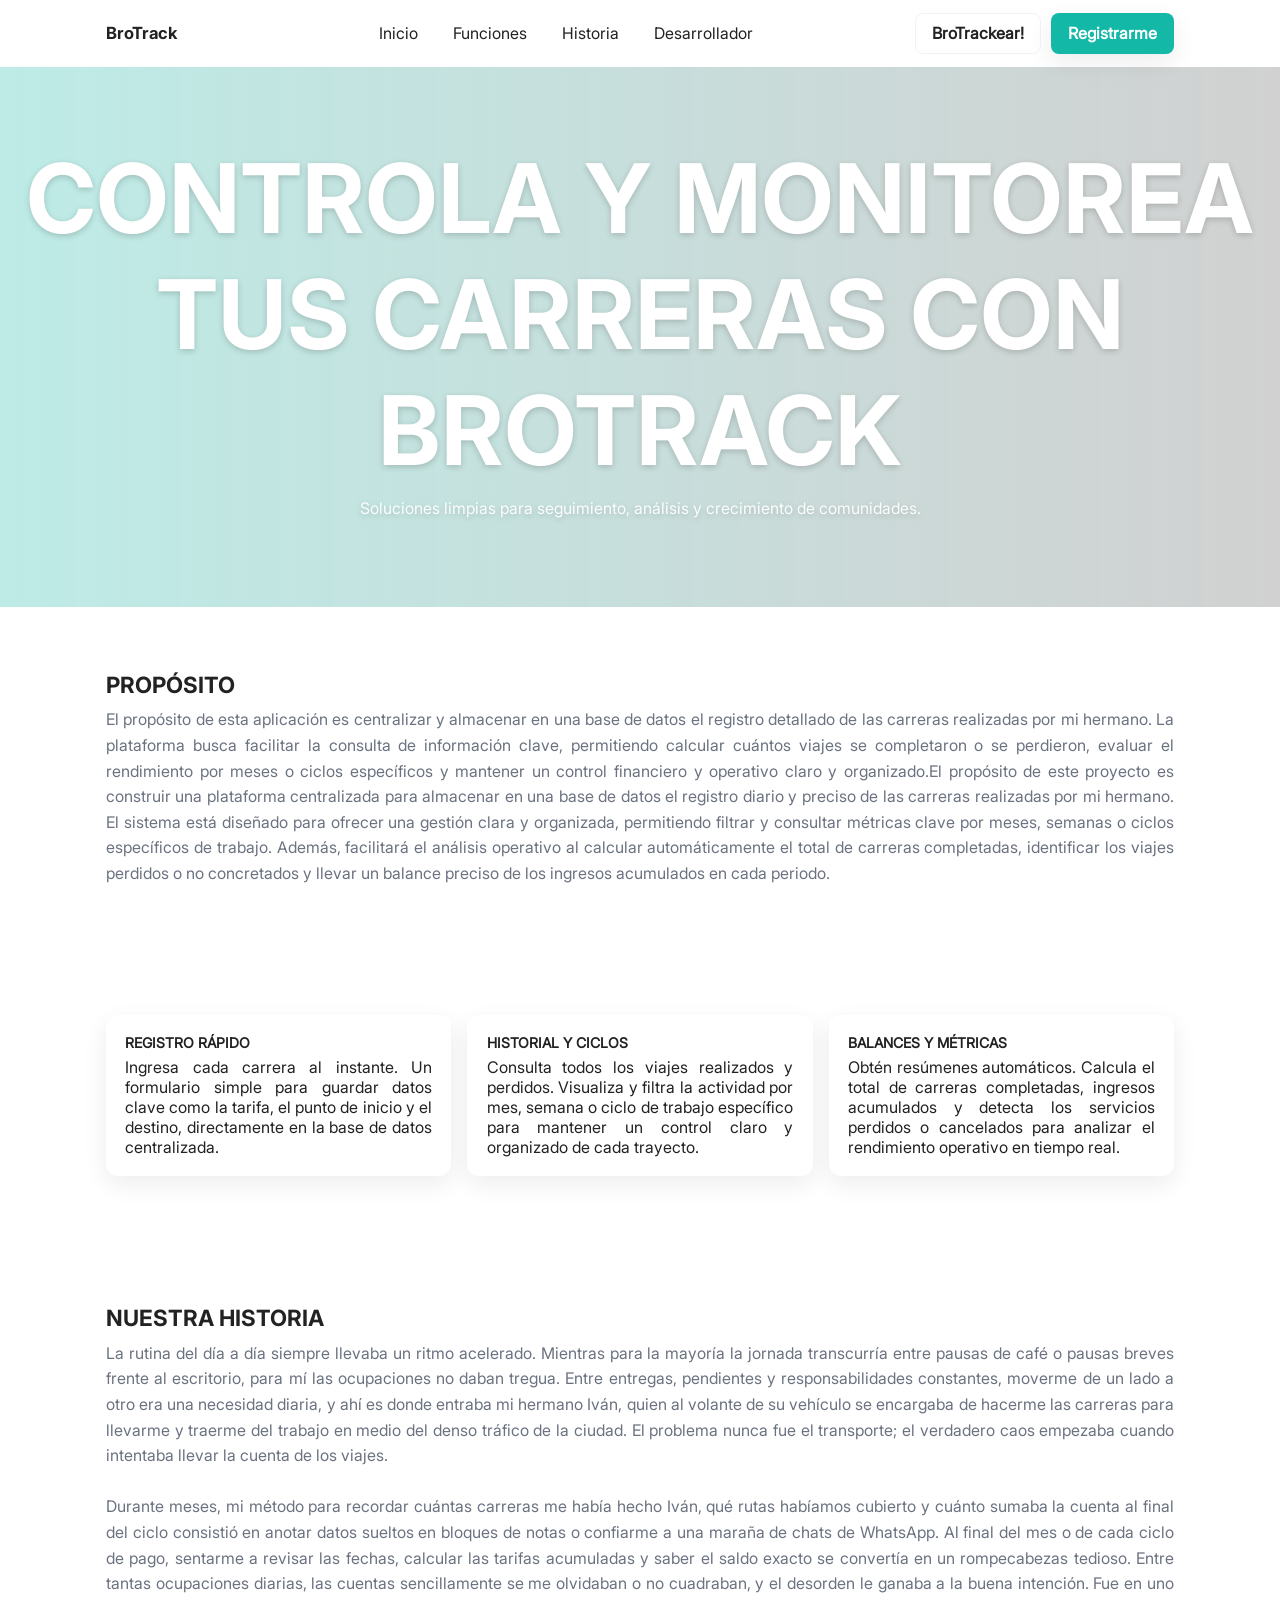
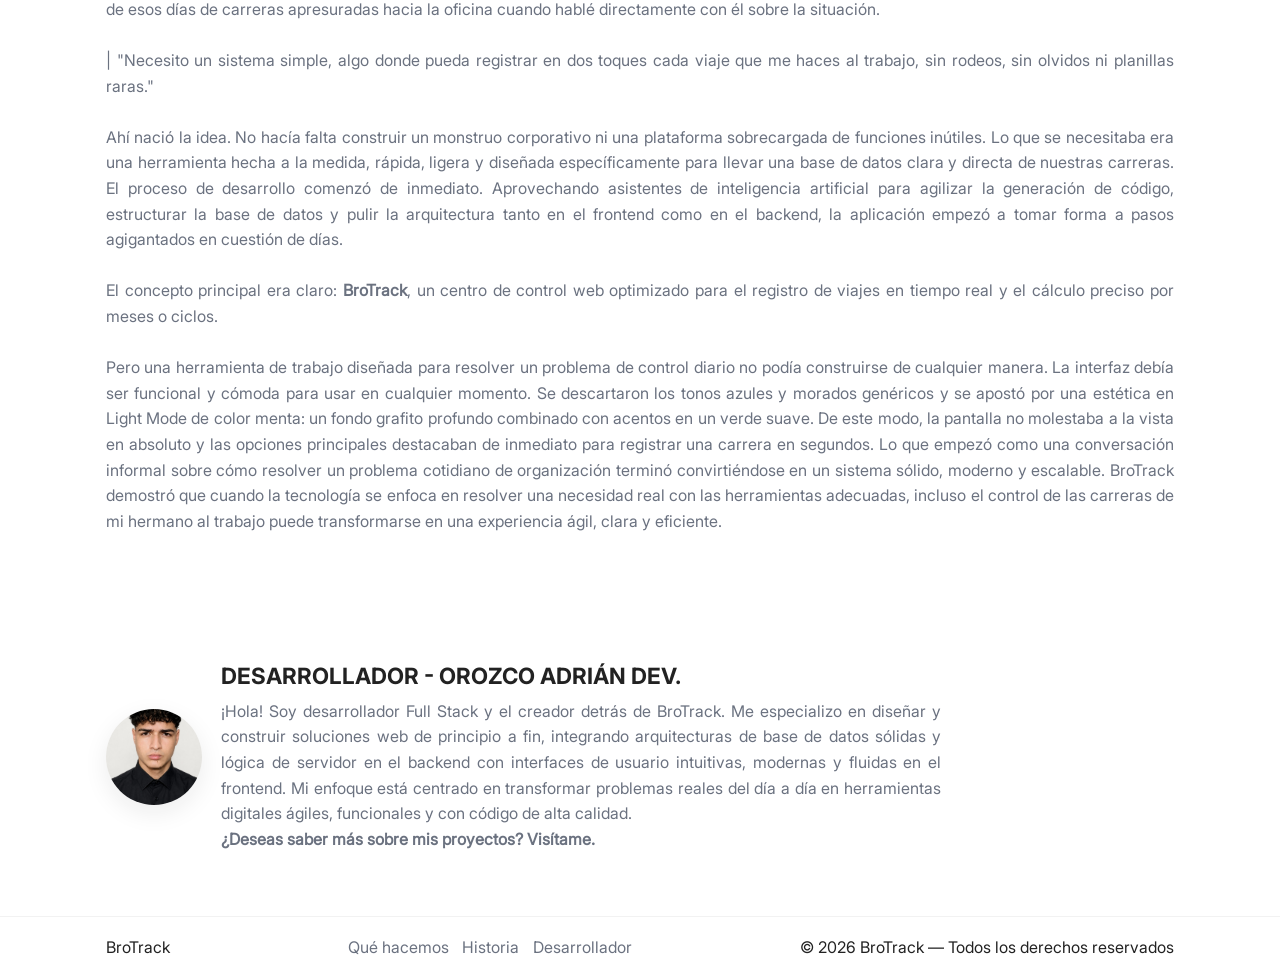
<file: Src/Frontend/index.html>
<!DOCTYPE html>
<html lang="en">

<head>
    <meta charset="UTF-8">
    <meta name="viewport" content="width=device-width, initial-scale=1.0">
    <title>BroTrack - Home</title>
    <link rel="stylesheet" href="./Css/Styles/index.css">
    <link rel="icon" href="./Assets/Icons/brotrack-logo.ico" type="image/ico">

</head>

<body>
    <header class="header">
        <div class="header__inner">
            <a href="#home" class="header__brand">BroTrack</a>
            <nav class="nav">
                <ul class="nav__list">
                    <li class="nav__item"><a class="nav__link" href="#home">Inicio</a></li>
                    <li class="nav__item"><a class="nav__link" href="#what">Funciones</a></li>
                    <li class="nav__item"><a class="nav__link" href="#history">Historia</a></li>
                    <li class="nav__item"><a class="nav__link" href="#developer">Desarrollador</a></li>
                </ul>
            </nav>
            <div class="header__actions">
                <a href="./Views/Form.html" class="btn btn--ghost header__btn" target="_blank">BroTrackear!</a>
                <a href="/register" class="btn btn--primary header__btn">Registrarme</a>
            </div>
            <button class="header__toggle" aria-label="Abrir menú">☰</button>
        </div>
    </header>

    <main>
        <section id="home" class="hero">
            <div class="hero__overlay"></div>
            <div class="hero__content">
                <h1 class="hero__title">Controla y monitorea tus carreras con BroTrack</h1>
                <p class="hero__subtitle">Soluciones limpias para seguimiento, análisis y crecimiento de comunidades.
                </p>
            </div>
        </section>

        <section id="purpose" class="section section--purpose">
            <div class="container">
                <h2 class="section__title">Propósito</h2>
                <p class="section__text">El propósito de esta aplicación es centralizar y almacenar en una base de datos
                    el registro detallado de las carreras realizadas por mi hermano. La plataforma busca facilitar la
                    consulta de información clave, permitiendo calcular cuántos viajes se completaron o se perdieron,
                    evaluar el rendimiento por meses o ciclos específicos y mantener un control financiero y operativo
                    claro y organizado.El propósito de este proyecto es construir una plataforma centralizada para
                    almacenar en una base de datos el registro diario y preciso de las carreras realizadas por mi
                    hermano. El sistema está diseñado para ofrecer una gestión clara y organizada, permitiendo filtrar y
                    consultar métricas clave por meses, semanas o ciclos específicos de trabajo. Además, facilitará el
                    análisis operativo al calcular automáticamente el total de carreras completadas, identificar los
                    viajes perdidos o no concretados y llevar un balance preciso de los ingresos acumulados en cada
                    periodo.</p>
            </div>
        </section>

        <section id="what" class="section section--what">
            <div class="container grid">
                <div class="card card--feature">
                    <h3 class="card__title">Registro Rápido</h3>
                    <p class="card__text">Ingresa cada carrera al instante. Un formulario simple para guardar datos
                        clave como la tarifa, el punto de inicio y el destino, directamente en la base de datos
                        centralizada.</p>
                </div>
                <div class="card card--feature">
                    <h3 class="card__title">Historial y Ciclos</h3>
                    <p class="card__text">Consulta todos los viajes realizados y perdidos. Visualiza y filtra la
                        actividad por mes, semana o ciclo de trabajo específico para mantener un control claro y
                        organizado de cada trayecto.</p>
                </div>
                <div class="card card--feature">
                    <h3 class="card__title">Balances y Métricas</h3>
                    <p class="card__text">Obtén resúmenes automáticos. Calcula el total de carreras completadas,
                        ingresos acumulados y detecta los servicios perdidos o cancelados para analizar el rendimiento
                        operativo en tiempo real.</p>
                </div>
            </div>
        </section>

        <section id="history" class="section section--history">
            <div class="container">
                <h2 class="section__title">Nuestra historia</h2>
                <p class="section__text">La rutina del día a día siempre llevaba un ritmo acelerado. Mientras para la
                    mayoría la jornada transcurría entre pausas de café o pausas breves frente al escritorio, para mí
                    las ocupaciones no daban tregua. Entre entregas, pendientes y responsabilidades constantes, moverme
                    de un lado a otro era una necesidad diaria, y ahí es donde entraba mi hermano Iván, quien al volante
                    de su vehículo se encargaba de hacerme las carreras para llevarme y traerme del trabajo en medio del
                    denso tráfico de la ciudad. El problema nunca fue el transporte; el verdadero caos empezaba cuando intentaba llevar la cuenta de
                    los viajes.
                    <br>
                    <br>
                    Durante meses, mi método para recordar cuántas carreras me había hecho Iván, qué rutas habíamos cubierto y cuánto sumaba la cuenta al final del ciclo consistió en anotar datos sueltos en bloques de notas o confiarme a una maraña de chats de WhatsApp. Al final del mes o de cada ciclo de pago, sentarme a revisar las fechas, calcular las tarifas acumuladas y saber el saldo exacto se convertía en un rompecabezas tedioso. Entre tantas ocupaciones diarias, las cuentas sencillamente se me olvidaban o no cuadraban, y el desorden le ganaba a la buena intención. Fue en uno de esos días de carreras apresuradas hacia la oficina cuando hablé directamente con él sobre la situación.
                    <br>
                    <br>
                    | "Necesito un sistema simple, algo donde pueda registrar en dos toques cada viaje que me haces al trabajo, sin rodeos, sin olvidos ni planillas raras."
                    <br>
                    <br>
                    Ahí nació la idea. No hacía falta construir un monstruo corporativo ni una plataforma sobrecargada de funciones inútiles. Lo que se necesitaba era una herramienta hecha a la medida, rápida, ligera y diseñada específicamente para llevar una base de datos clara y directa de nuestras carreras. El proceso de desarrollo comenzó de inmediato. Aprovechando asistentes de inteligencia artificial para agilizar la generación de código, estructurar la base de datos y pulir la arquitectura tanto en el frontend como en el backend, la aplicación empezó a tomar forma a pasos agigantados en cuestión de días.
                    <br>
                    <br>
                    El concepto principal era claro: <strong>BroTrack</strong>, un centro de control web optimizado para el registro de viajes en tiempo real y el cálculo preciso por meses o ciclos.
                    <br>
                    <br>
                    Pero una herramienta de trabajo diseñada para resolver un problema de control diario no podía construirse de cualquier manera. La interfaz debía ser funcional y cómoda para usar en cualquier momento. Se descartaron los tonos azules y morados genéricos y se apostó por una estética en Light Mode de color menta: un fondo grafito profundo combinado con acentos en un verde suave. De este modo, la pantalla no molestaba a la vista en absoluto y las opciones principales destacaban de inmediato para registrar una carrera en segundos. Lo que empezó como una conversación informal sobre cómo resolver un problema cotidiano de organización terminó convirtiéndose en un sistema sólido, moderno y escalable. BroTrack demostró que cuando la tecnología se enfoca en resolver una necesidad real con las herramientas adecuadas, incluso el control de las carreras de mi hermano al trabajo puede transformarse en una experiencia ágil, clara y eficiente.
                </p>
            </div>
        </section>

        <section id="developer" class="section section--developer">
            <div class="container dev">
                <img src="./Assets/Img/foto-presentación-personal.jpeg" alt="Desarrollador" class="dev__avatar">
                <div class="dev__info">
                    <h2 class="section__title">Desarrollador - Orozco Adrián Dev.</h2>
                    <p class="section__text">¡Hola! Soy desarrollador Full Stack y el creador detrás de BroTrack. Me especializo en diseñar y construir soluciones web de principio a fin, integrando arquitecturas de base de datos sólidas y lógica de servidor en el backend con interfaces de usuario intuitivas, modernas y fluidas en el frontend. Mi enfoque está centrado en transformar problemas reales del día a día en herramientas digitales ágiles, funcionales y con código de alta calidad.</p>
                    <strong><p class="section__text">¿Deseas saber más sobre mis proyectos? <a href="https://github.com/orozcoadrian-dev" class="link" target="_blank" title="Mi GitHub">Visítame</a>.</p></strong>
                    
                </div>
            </div>
        </section>
    </main>

    <footer class="footer">
        <div class="container footer__inner">
            <div class="footer__brand">BroTrack</div>
            <nav class="footer__nav">
                <a class="footer__link" href="#what">Qué hacemos</a>
                <a class="footer__link" href="#history">Historia</a>
                <a class="footer__link" href="#developer">Desarrollador</a>
            </nav>
            <div class="footer__copy">© <span id="year"></span> BroTrack — Todos los derechos reservados</div>
        </div>
    </footer>

    <script src="./Js/header.js"> </script>

</body>

</html>
</file>
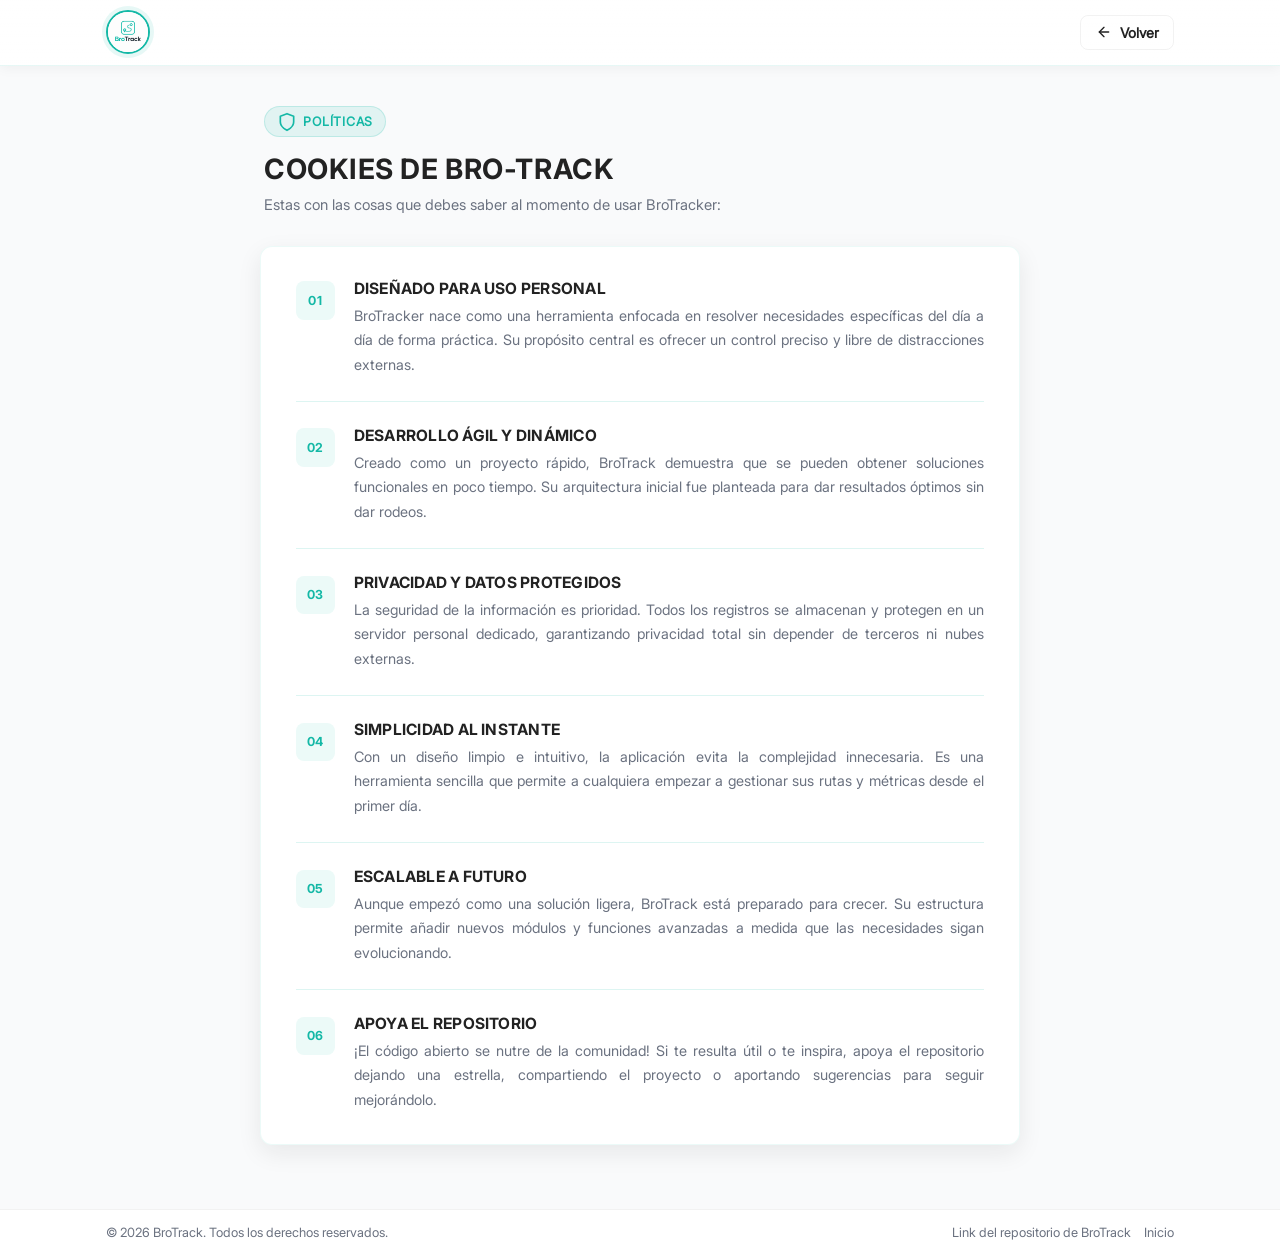
<file: Src/Frontend/Views/Cookies.html>
<!DOCTYPE html>
<html lang="es">
<head>
    <meta charset="UTF-8">
    <meta name="viewport" content="width=device-width, initial-scale=1.0">
    <meta name="description" content="Normas y políticas de uso de BroTrack - Conoce las reglas que rigen el uso de nuestra plataforma.">
    <title>Normas de uso - BroTrack</title>
    <link rel="stylesheet" href="../Css/main.css">
    <link rel="icon" href="../Assets/Icons/brotrack-logo.ico" type="image/x-icon">
</head>
<body>

    <nav class="cookies-nav" aria-label="Navegación normas de uso">
        <div class="cookies-nav__inner">

            <div class="cookies-nav__brand">
                <a href="../index.html" class="cookies-nav__logo-link" aria-label="Inicio BroTrack">
                    <img
                        class="cookies-nav__logo"
                        src="../../../Resources/brotrack-logo.png"
                        alt="Logo BroTrack"
                        width="44"
                        height="44"
                    >
                </a>
            </div>

            <div class="cookies-nav__actions">
                <button
                    type="button"
                    class="btn btn--ghost cookies-nav__btn"
                    id="btn-back"
                    onclick="history.back()"
                    aria-label="Volver a la página anterior"
                >
                    <svg class="cookies-nav__btn-icon" xmlns="http://www.w3.org/2000/svg" width="16" height="16" viewBox="0 0 24 24" fill="none" stroke="currentColor" stroke-width="2" stroke-linecap="round" stroke-linejoin="round" aria-hidden="true">
                        <path d="M19 12H5"/><path d="m12 5-7 7 7 7"/>
                    </svg>
                    Volver
                </button>
            </div>

        </div>
    </nav>

    <main class="cookies-main" id="main-content">
        <div class="cookies-main__wrapper">

            <header class="cookies-header">
                <div class="cookies-header__badge" aria-hidden="true">
                    <svg xmlns="http://www.w3.org/2000/svg" width="20" height="20" viewBox="0 0 24 24" fill="none" stroke="currentColor" stroke-width="2" stroke-linecap="round" stroke-linejoin="round">
                        <path d="M12 22s8-4 8-10V5l-8-3-8 3v7c0 6 8 10 8 10z"/>
                    </svg>
                    Políticas
                </div>
                <h1 class="cookies-header__title">COOKIES DE Bro-Track</h1>
                <p class="cookies-header__subtitle">
                    Estas con las cosas que debes saber al momento de usar BroTracker:
                </p>
            </header>

            <div class="cookies-card">
                <ol class="cookies-list" id="cookies-rules-list">

                    <li class="cookies-list__item" id="rule-1">
                        <div class="cookies-list__number" aria-hidden="true">01</div>
                        <div class="cookies-list__content">
                            <h2 class="cookies-list__title">Diseñado para Uso Personal</h2>
                            <p class="cookies-list__text">
                                BroTracker nace como una herramienta enfocada en resolver necesidades específicas del día a día de forma práctica. Su propósito central es ofrecer un control preciso y libre de distracciones externas.
                            </p>
                        </div>
                    </li>

                    <li class="cookies-list__item" id="rule-2">
                        <div class="cookies-list__number" aria-hidden="true">02</div>
                        <div class="cookies-list__content">
                            <h2 class="cookies-list__title">Desarrollo Ágil y Dinámico</h2>
                            <p class="cookies-list__text">
                                Creado como un proyecto rápido, BroTrack demuestra que se pueden obtener soluciones funcionales en poco tiempo. Su arquitectura inicial fue planteada para dar resultados óptimos sin dar rodeos.
                            </p>
                        </div>
                    </li>

                    <li class="cookies-list__item" id="rule-3">
                        <div class="cookies-list__number" aria-hidden="true">03</div>
                        <div class="cookies-list__content">
                            <h2 class="cookies-list__title">Privacidad y Datos Protegidos</h2>
                            <p class="cookies-list__text">
                                La seguridad de la información es prioridad. Todos los registros se almacenan y protegen en un servidor personal dedicado, garantizando privacidad total sin depender de terceros ni nubes externas.
                            </p>
                        </div>
                    </li>

                    <li class="cookies-list__item" id="rule-4">
                        <div class="cookies-list__number" aria-hidden="true">04</div>
                        <div class="cookies-list__content">
                            <h2 class="cookies-list__title">Simplicidad al Instante</h2>
                            <p class="cookies-list__text">
                                Con un diseño limpio e intuitivo, la aplicación evita la complejidad innecesaria. Es una herramienta sencilla que permite a cualquiera empezar a gestionar sus rutas y métricas desde el primer día.
                            </p>
                        </div>
                    </li>

                    <li class="cookies-list__item" id="rule-5">
                        <div class="cookies-list__number" aria-hidden="true">05</div>
                        <div class="cookies-list__content">
                            <h2 class="cookies-list__title">Escalable a Futuro</h2>
                            <p class="cookies-list__text">
                                Aunque empezó como una solución ligera, BroTrack está preparado para crecer. Su estructura permite añadir nuevos módulos y funciones avanzadas a medida que las necesidades sigan evolucionando.
                            </p>
                        </div>
                    </li>

                    <li class="cookies-list__item" id="rule-6">
                        <div class="cookies-list__number" aria-hidden="true">06</div>
                        <div class="cookies-list__content">
                            <h2 class="cookies-list__title">Apoya el Repositorio</h2>
                            <p class="cookies-list__text">
                                ¡El código abierto se nutre de la comunidad! Si te resulta útil o te inspira, apoya el repositorio dejando una estrella, compartiendo el proyecto o aportando sugerencias para seguir mejorándolo.
                            </p>
                        </div>
                    </li>

                </ol>
            </div>

        </div>
    </main>

    <footer class="cookies-footer" role="contentinfo">
        <div class="cookies-footer__inner">
            <p class="cookies-footer__copy">
                &copy; <span id="year"></span> BroTrack. Todos los derechos reservados.
            </p>
            <nav class="cookies-footer__links" aria-label="Pie de página">
                <a href="https://github.com/orozcoadrian-dev/BroTrack" target="_blank" class="cookies-footer__link">Link del repositorio de BroTrack</a>
                <a href="../index.html" class="cookies-footer__link">Inicio</a>
            </nav>
        </div>
    </footer>

    <script src="../Js/cookies.js"></script>

</body>
</html>
</file>
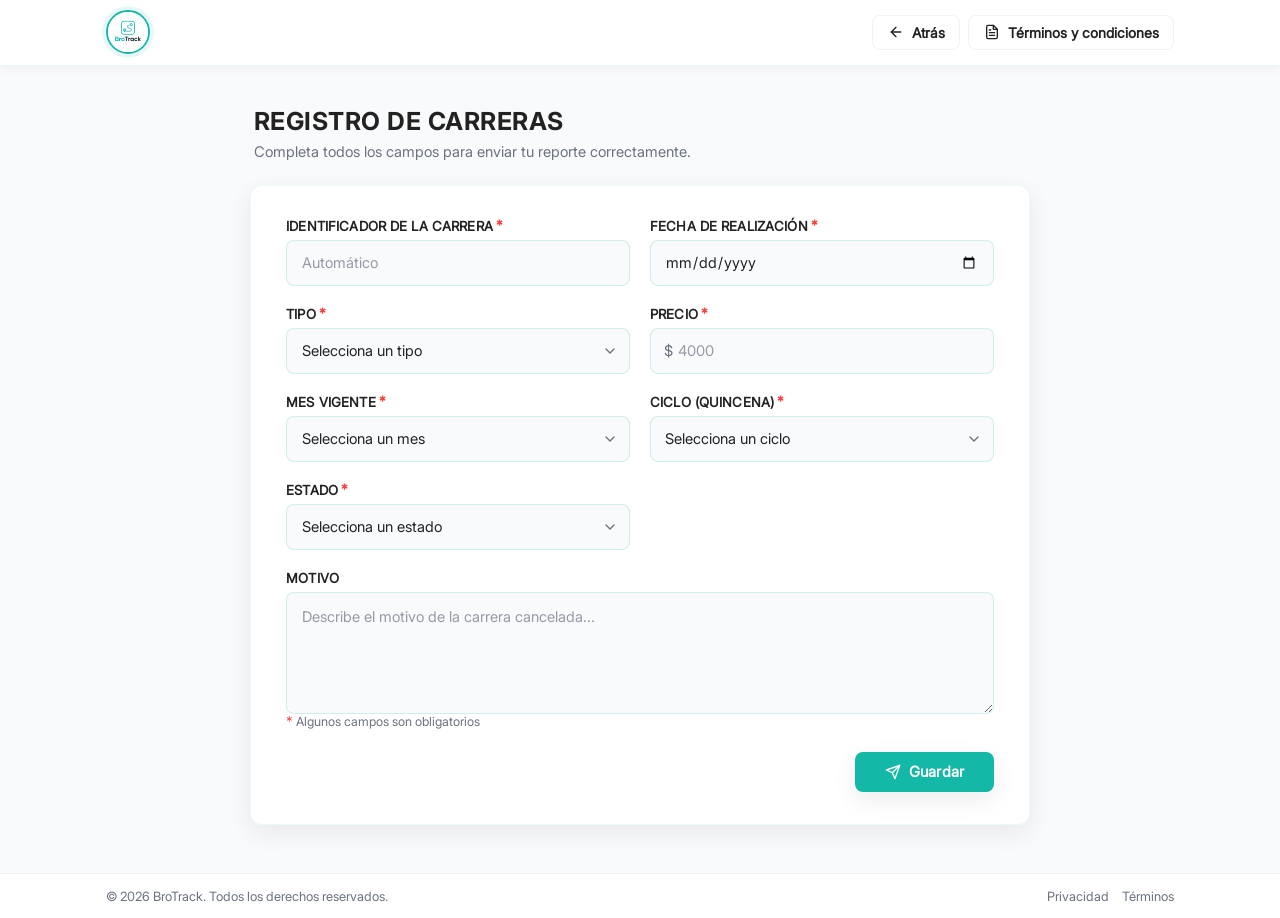
<file: Src/Frontend/Views/Form.html>
<!DOCTYPE html>
<html lang="es">
<head>
    <meta charset="UTF-8">
    <meta name="viewport" content="width=device-width, initial-scale=1.0">
    <meta name="description" content="Formulario de registro BroTrack - Completa los datos requeridos para continuar.">
    <title>Formulario - BroTrack</title>
    <link rel="stylesheet" href="../Css/main.css">
    <link rel="icon" href="../Assets/Icons/brotrack-logo.ico" type="image/x-icon">
</head>
<body>

    <nav class="form-nav" aria-label="Navegación principal del formulario">
        <div class="form-nav__inner">

            <div class="form-nav__brand">
                <a href="#" class="form-nav__logo-link" aria-label="Inicio BroTrack">
                    <img
                        class="form-nav__logo"
                        src="../../../Resources/brotrack-logo.png"
                        alt="Logo BroTrack"
                        width="44"
                        height="44"
                    >
                </a>
            </div>

            <div class="form-nav__actions">

                <button type="button" class="btn btn--ghost form-nav__btn" id="btn-back" onclick="window.location.href='../index.html'">
                    <svg class="form-nav__btn-icon" xmlns="http://www.w3.org/2000/svg" width="16" height="16" viewBox="0 0 24 24" fill="none" stroke="currentColor" stroke-width="2" stroke-linecap="round" stroke-linejoin="round" aria-hidden="true">
                        <path d="M19 12H5"/><path d="m12 5-7 7 7 7"/>
                    </svg>
                    Atrás
                </button>
                
                <button type="button" class="btn btn--ghost form-nav__btn" id="btn-terms" onclick="window.location.href='./Cookies.html'">
                    <svg class="form-nav__btn-icon" xmlns="http://www.w3.org/2000/svg" width="16" height="16" viewBox="0 0 24 24" fill="none" stroke="currentColor" stroke-width="2" stroke-linecap="round" stroke-linejoin="round" aria-hidden="true">
                        <path d="M14 2H6a2 2 0 0 0-2 2v16a2 2 0 0 0 2 2h12a2 2 0 0 0 2-2V8z"/><polyline points="14 2 14 8 20 8"/><line x1="16" y1="13" x2="8" y2="13"/><line x1="16" y1="17" x2="8" y2="17"/><polyline points="10 9 9 9 8 9"/>
                    </svg>
                    Términos y condiciones
                </button>
            </div>

        </div>
    </nav>

    <main class="form-main" id="main-content">
        <div class="form-main__wrapper">

            <div class="form-card__header">
                <h1 class="form-card__title">Registro de carreras</h1>
                <p class="form-card__subtitle">Completa todos los campos para enviar tu reporte correctamente.</p>
            </div>

            <div class="form-card">
                <form class="form" id="form-registro" novalidate>

                    <div class="form__grid">

                        <div class="form__group">

                            <label class="form__label" for="id-carrera">
                                IDENTIFICADOR DE LA CARRERA
                                <span class="form__required" aria-hidden="true">*</span>
                            </label>
                            <input class="form__input" type="text" id="id-carrera" name="idCarrera" placeholder="Automático" required readonly>
                        </div>

                        <div class="form__group">
                            <label class="form__label" for="fecha">
                                FECHA DE REALIZACIÓN
                                <span class="form__required" aria-hidden="true">*</span>
                            </label>
                            <input
                                class="form__input form__input--date"
                                type="date"
                                id="fecha"
                                name="fecha"
                                required
                            >
                        </div>

                        <div class="form__group">
                            <label class="form__label" for="tipo">
                                TIPO
                                <span class="form__required" aria-hidden="true">*</span>
                            </label>
                            <div class="form__select-wrapper">
                                <select class="form__select" id="tipo" name="tipo" required>
                                    <option value="Vuelta">Vuelta</option>
                                    <option value="Ida">Ida</option>
                                    <option value="Selecciona un tipo" disabled selected>Selecciona un tipo</option>
                                    
                                </select>
                                <svg class="form__select-icon" xmlns="http://www.w3.org/2000/svg" width="16" height="16" viewBox="0 0 24 24" fill="none" stroke="currentColor" stroke-width="2" stroke-linecap="round" stroke-linejoin="round" aria-hidden="true">
                                    <polyline points="6 9 12 15 18 9"/>
                                </svg>
                            </div>
                        </div>

                        <div class="form__group">
                            <label class="form__label" for="precio">
                                PRECIO
                                <span class="form__required" aria-hidden="true">*</span>
                            </label>
                            <div class="form__input-wrapper">
                                <span class="form__input-prefix" aria-hidden="true">$</span>
                                <input
                                    class="form__input form__input--prefixed"
                                    type="number"
                                    id="precio"
                                    name="precio"
                                    placeholder="4000"
                                    min="0"
                                    step="0.01"
                                    autocomplete="off"
                                    required
                                    readonly
                                >
                            </div>
                        </div>

                        <div class="form__group">
                            <label class="form__label" for="mes">
                                MES VIGENTE
                                <span class="form__required" aria-hidden="true">*</span>
                            </label>
                            <div class="form__select-wrapper">
                                <select class="form__select" id="mes" name="mes" required>

                                    <option value="Agosto">Agosto</option>
                                    <option value="Septiembre">Septiembre</option>
                                    <option value="Octubre">Octubre</option>
                                    <option value="Agosto">Noviembre</option>
                                    <option value="Agosto">Diciembre</option>
                                    <option value="" disabled selected>Selecciona un mes</option>
                                    
                                </select>
                                <svg class="form__select-icon" xmlns="http://www.w3.org/2000/svg" width="16" height="16" viewBox="0 0 24 24" fill="none" stroke="currentColor" stroke-width="2" stroke-linecap="round" stroke-linejoin="round" aria-hidden="true">
                                    <polyline points="6 9 12 15 18 9"/>
                                </svg>
                            </div>
                        </div>

                        <div class="form__group">
                            <label class="form__label" for="ciclo">
                                CICLO (QUINCENA)
                                <span class="form__required" aria-hidden="true">*</span>
                            </label>
                            <div class="form__select-wrapper">
                                <select class="form__select" id="ciclo" name="ciclo" required>
                                    <option value="1">1</option>
                                    <option value="1">2</option>
                                    <option value="" disabled selected>Selecciona un ciclo</option>
                                </select>
                                <svg class="form__select-icon" xmlns="http://www.w3.org/2000/svg" width="16" height="16" viewBox="0 0 24 24" fill="none" stroke="currentColor" stroke-width="2" stroke-linecap="round" stroke-linejoin="round" aria-hidden="true">
                                    <polyline points="6 9 12 15 18 9"/>
                                </svg>
                            </div>
                        </div>

                        <div class="form__group">
                            <label class="form__label" for="estado">
                                ESTADO
                                <span class="form__required" aria-hidden="true">*</span>
                            </label>
                            <div class="form__select-wrapper">
                                <select class="form__select" id="estado" name="estado" required>
                                    <option value="Realizada">Realizada</option>
                                    <option value="Cancelada">Cancelada</option>
                                    <option value="No planeada">No planeada</option>
                                    <option value="" disabled selected>Selecciona un estado</option>
                                    
                                </select>
                                <svg class="form__select-icon" xmlns="http://www.w3.org/2000/svg" width="16" height="16" viewBox="0 0 24 24" fill="none" stroke="currentColor" stroke-width="2" stroke-linecap="round" stroke-linejoin="round" aria-hidden="true">
                                    <polyline points="6 9 12 15 18 9"/>
                                </svg>
                            </div>
                        </div>

                    </div>

                    <div class="form__group form__group--full">
                        <label class="form__label" for="motivo">
                            MOTIVO
                        </label>
                        <textarea
                            class="form__textarea"
                            id="motivo"
                            name="motivo"
                            placeholder="Describe el motivo de la carrera cancelada..."
                            rows="4"
                            required
                        ></textarea>
                    </div>

                    <p class="form__note">
                        <span class="form__required" aria-hidden="true">*</span> Algunos campos son obligatorios
                    </p>

                    <div class="form__actions">
                        <button type="submit" class="btn btn--primary form__submit" id="btn-submit">
                            <svg class="form-nav__btn-icon" xmlns="http://www.w3.org/2000/svg" width="16" height="16" viewBox="0 0 24 24" fill="none" stroke="currentColor" stroke-width="2" stroke-linecap="round" stroke-linejoin="round" aria-hidden="true">
                                <line x1="22" y1="2" x2="11" y2="13"/><polygon points="22 2 15 22 11 13 2 9 22 2"/>
                            </svg>
                            Guardar
                        </button>
                    </div>

                </form>
            </div>

        </div>
    </main>

    <footer class="form-footer" role="contentinfo">
        <div class="form-footer__inner container">
            <p class="form-footer__copy">
                &copy; <span id="year"></span> BroTrack. Todos los derechos reservados.
            </p>
            <nav class="form-footer__links" aria-label="Pie de página">
                <a href="#" class="footer__link form-footer__link">Privacidad</a>
                <a href="./Cookies.html" class="footer__link form-footer__link" id="footer-terms">Términos</a>
            </nav>
        </div>
    </footer>

    <script src="../Js/form.js"></script>

</body>
</html>
</file>
<file: Src/Frontend/Css/Styles/index.css>
@import url('../Configs/Font.css');
@import url('../Configs/Reset.css');
@import url('../Configs/Variables.css');

body
{
	font-family: var(--font-sans);
	color: var(--color-dark);
	background: var(--color-white);
	-webkit-font-smoothing:antialiased;
}

.container{
    max-width:var(--max-width);
    margin:0 auto;
    padding:0 var(--container-padding);
}

.btn
{
    display:inline-flex;
    align-items:center;
    gap:.5rem;padding:.6rem 1rem;
    border-radius:8px;border:1px solid transparent;
    font-weight:600;
    cursor:pointer;
    transition:all .2s ease;
}

.btn--primary
{
    background:var(--color-primary);
    color:var(--color-white);
    box-shadow:var(--shadow-soft);
}

.btn--primary:hover
{
    transform:translateY(-3px);box-shadow:0 12px 30px rgba(20,184,166,0.14)
}

.btn--ghost
{
    background:transparent;
    color:var(--color-dark);border-color:rgba(34,34,34,0.06);
}

.header
{
    position:sticky;
    top:0;
    background:linear-gradient(180deg,rgba(255,255,255,0.8),rgba(255,255,255,0.6));
    backdrop-filter:blur(6px);
    z-index:50;
}

.header__inner
{
    display:flex;
    align-items:center;
    justify-content:space-between;
    padding:.8rem var(--container-padding);
    max-width:var(--max-width);
    margin:0 auto;
}

.header__brand
{
    font-family:var(--font-heading);
    font-weight:700;
    color:var(--color-dark);
    font-size:1.05rem;
}

.nav__list{
    display:flex;
    gap:1rem;
    align-items:center;
}

.nav__link
{
    padding:.4rem .6rem;
    border-radius:6px;
    color:var(--color-dark);
    transition:background .15s;
}

.nav__link:hover
{
    background:rgba(20,184,166,0.06);
}

.header__actions
{
    display:flex;
    gap:.6rem;
    align-items:center;
}

.header__toggle
{
    display:none;
    background:transparent;
    border:none;
    font: size 1.2rem;
}

.hero{
    position:relative;
    min-height:60vh;
    display:flex;
    align-items:center;
}

.hero__image
{
    position:absolute;
    inset:0;
    height:100%;
    width:100%;
    object-fit:cover;
    filter:saturate(.95) contrast(.98);
}

.hero__overlay
{
    position:absolute;
    inset:0;
    background:linear-gradient(90deg, rgba(20,184,166,0.28), rgba(0,0,0,0.18));
    mix-blend-mode:multiply;
}

.hero__content
{
    position:relative;
    z-index:2;
    padding:3rem var(--container-padding);
    max-width:100%;
}

.hero__title
{
    width: 100%;
    font-family:var(--font-heading);
    font-size:6rem;
    color:var(--color-white);
    margin-bottom:.6rem;
    animation:fadeUp .7s ease both;
    text-shadow:0 2px 6px rgba(0,0,0,0.18);
    text-transform:uppercase;
    text-align: center;
}

.hero__subtitle
{
    color:rgba(255,255,255,0.92);
    margin-bottom:1rem;
    animation:fadeUp .9s ease both;
    text-shadow:0 2px 6px rgba(0,0,0,0.18);
    text-align: center;
    font-size:1rem;
}

.hero__ctas
{
    display:flex;gap:.8rem;
}

.section
{
    padding:4rem 0;
}

.section__title
{
    font-family:var(--font-heading);
    font-size:1.4rem;
    margin-bottom:.6rem;
    text-transform:uppercase;
}

.section__text
{
    color:var(--color-muted);
    line-height:1.6;
    text-align:justify;
}

.grid
{
    display:grid;
    grid-template-columns:repeat(3,1fr);
    gap:1rem;
}

.card
{
    background:var(--color-white);
    border-radius:var(--radius);
    padding:1.2rem;box-shadow:var(--shadow-soft);
    transition:transform .18s ease;
}

.card--feature:hover
{
    transform:translateY(-6px);
}

.card__title
{
    font-weight:700;
    margin-bottom:.4rem;
    text-transform: uppercase;
    font-size: 0.88rem
}

.card__text
{
    text-align: justify;
    font-size: 1rem
}

.dev
{
    display:flex;
    align-items:center;
    gap:1.2rem;
}

.dev__avatar
{
    width:96px;
    height:96px;
    border-radius:50%;
    object-fit:cover;
    box-shadow:var(--shadow-soft);
}

.dev__info
{
    max-width:720px;
}

.footer
{
    border-top:1px solid rgba(34,34,34,0.06);
    padding:1.2rem 0;
}

.footer__inner
{
    display:flex;
    align-items:center;
    justify-content:space-between;
    gap:1rem;
}

.footer__link
{
    color:var(--color-muted);
    margin-left:.6rem;
}

@keyframes fadeUp{
    from
    {
        opacity:0;
        transform:translateY(8px);
    }
    to
    {
        opacity:1;
        transform:none;
    }
}

@media (max-width:900px)
{
	.grid
    {
        grid-template-columns:1fr 1fr;
    }

	.hero
    {
        min-height:56vh;
    }
}

@media (max-width:680px)
{
	.grid
    {
        grid-template-columns:1fr;
    }

	.header__actions
    {
        display:none;
    }

	.header__toggle
    {
        display:block;
    }

	.nav
    {
        position:absolute;
        top:64px;
        right:12px;
        background:var(--color-white);
        box-shadow:var(--shadow-soft);
        border-radius:10px;
        padding:.8rem;
        display:none;
    }

	.nav.nav--open
    {
        display:block;
    }

	.nav__list
    {
        flex-direction:column;
        gap:.4rem;
    }

	.hero__content
    {
        padding:2rem var(--container-padding);
    }
}
</file>
<file: Src/Frontend/Css/main.css>
@import url('./Styles/index.css');
@import url('./Styles/Form.css');
@import url('./Styles/Cookies.css');
</file>
